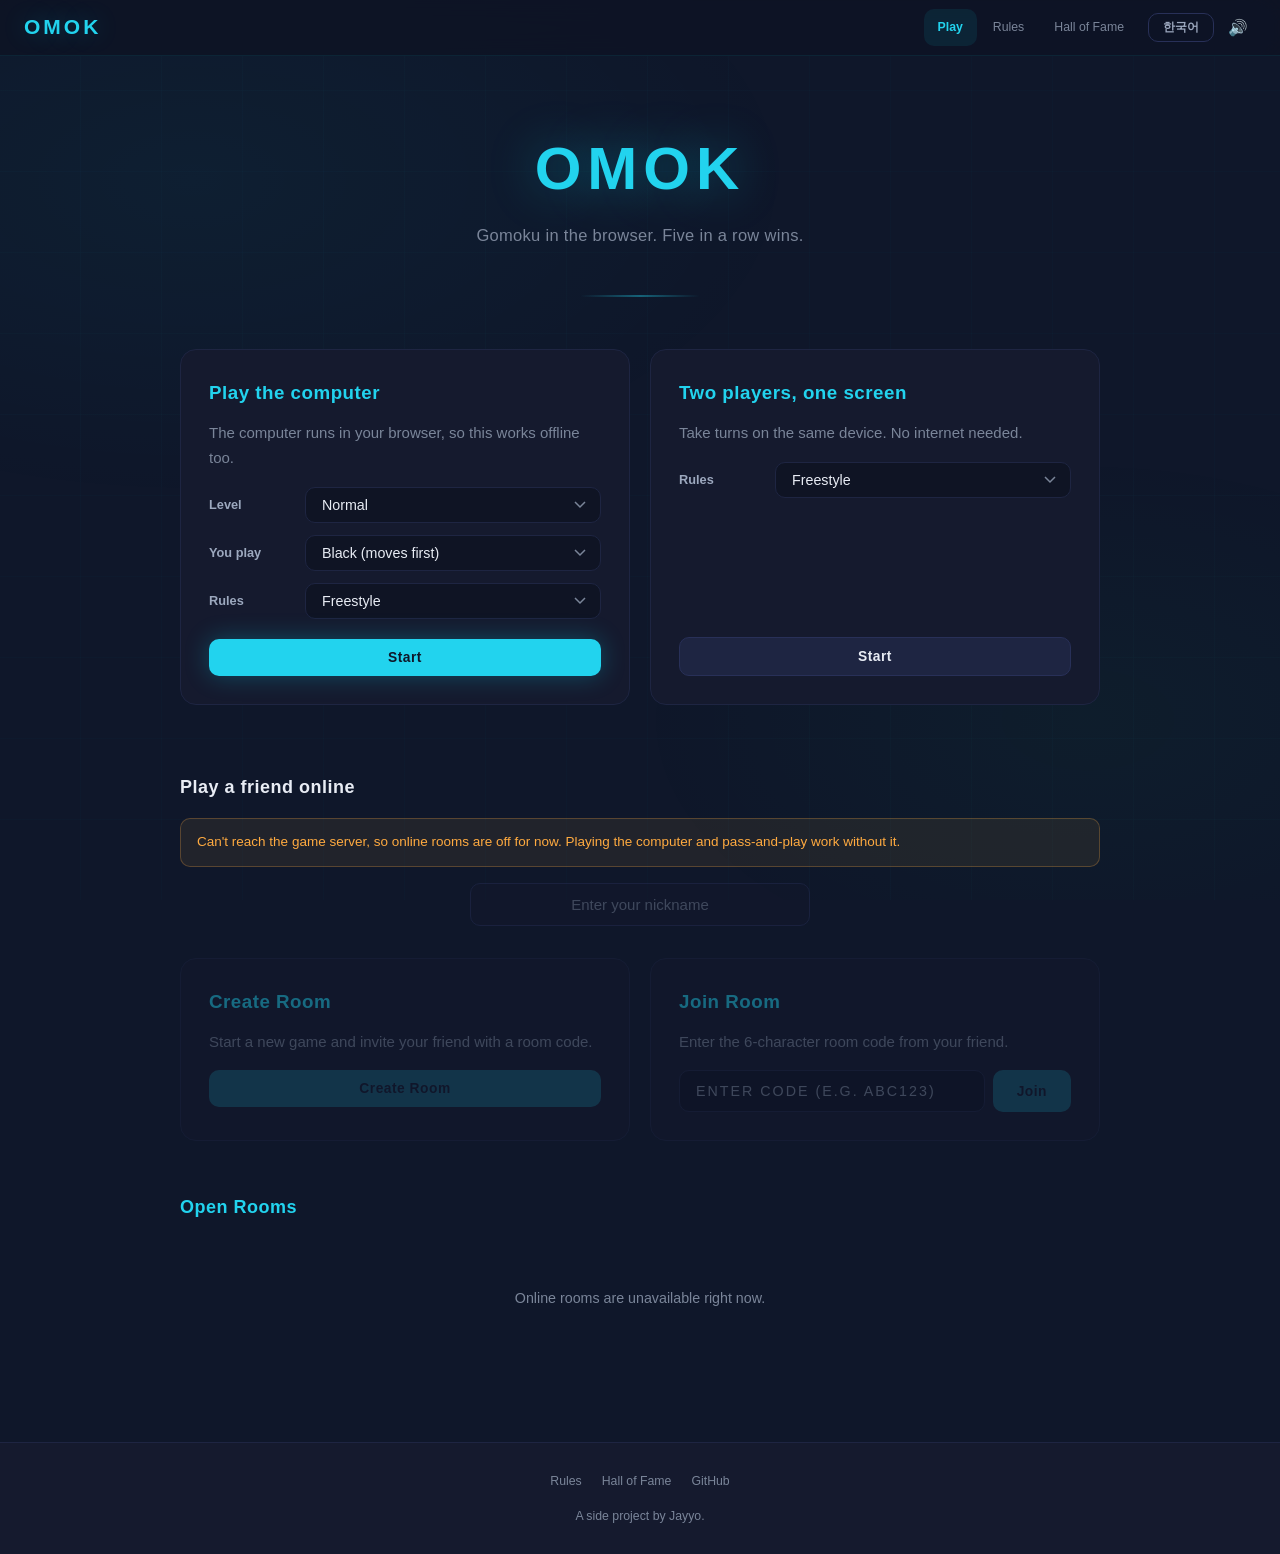
<file: index.html>
<!DOCTYPE html>
<html lang="en">
<head>
  <meta charset="UTF-8">
  <meta http-equiv="Content-Security-Policy" content="default-src 'self'; script-src 'self' https://cdn.jsdelivr.net; style-src 'self' 'unsafe-inline' https://fonts.googleapis.com; font-src https://fonts.gstatic.com; img-src 'self' data:; connect-src 'self' https://*.supabase.co wss://*.supabase.co; worker-src 'self'; object-src 'none'; base-uri 'none'; form-action 'self'">
  <meta name="viewport" content="width=device-width, initial-scale=1.0">
  <title>Omok · Gomoku in the browser</title>
  <meta name="description" content="Gomoku (오목) in the browser with freestyle and Renju rules. Play the computer, pass-and-play on one device, or invite a friend to an online room.">
  <meta property="og:title" content="Omok · Gomoku in the browser">
  <meta property="og:description" content="Gomoku (오목) in the browser: play the computer or a friend, freestyle or Renju rules.">
  <meta property="og:type" content="website">
  <link rel="icon" type="image/svg+xml" href="favicon.svg">
  <meta name="theme-color" content="#0F172A">
  <link rel="stylesheet" href="css/style.css">
</head>
<body>
  <nav>
    <a href="index.html" class="logo">Omok</a>
    <div class="nav-links">
      <a href="index.html" class="active" data-i18n="play">Play</a>
      <a href="rules.html" data-i18n="rules">Rules</a>
      <a href="hall.html" data-i18n="hall_of_fame">Hall of Fame</a>
      <button type="button" class="lang-toggle" id="lang-toggle">한국어</button>
      <button type="button" class="sound-toggle" id="sound-toggle" title="Sound">🔊</button>
    </div>
  </nav>

  <div class="hero">
    <h1 data-i18n="hero_title">Omok</h1>
    <p data-i18n="hero_subtitle">Gomoku in the browser. Five in a row wins.</p>
  </div>

  <div class="container">
    <div class="mode-grid">
      <section class="card mode-card">
        <h2 data-i18n="vs_computer">Play the computer</h2>
        <p class="card-desc" data-i18n="vs_computer_desc">The computer runs in your browser, so this works offline too.</p>
        <div class="form-row">
          <label for="ai-level" data-i18n="level">Level</label>
          <select id="ai-level">
            <option value="easy" data-i18n="level_easy">Easy</option>
            <option value="normal" data-i18n="level_normal" selected>Normal</option>
            <option value="hard" data-i18n="level_hard">Hard</option>
          </select>
        </div>
        <div class="form-row">
          <label for="ai-color" data-i18n="your_color">You play</label>
          <select id="ai-color">
            <option value="black" data-i18n="color_black">Black (moves first)</option>
            <option value="white" data-i18n="color_white">White</option>
            <option value="random" data-i18n="color_random">Random</option>
          </select>
        </div>
        <div class="form-row">
          <label for="ai-rules" data-i18n="rules_type">Rules</label>
          <select id="ai-rules">
            <option value="freestyle" data-i18n="freestyle">Freestyle</option>
            <option value="renju" data-i18n="renju">Renju</option>
          </select>
        </div>
        <button type="button" class="btn btn-primary btn-glow btn-block" id="ai-start" data-i18n="start_game">Start</button>
      </section>

      <section class="card mode-card">
        <h2 data-i18n="pass_and_play">Two players, one screen</h2>
        <p class="card-desc" data-i18n="pass_and_play_desc">Take turns on the same device. No internet needed.</p>
        <div class="form-row">
          <label for="local-rules" data-i18n="rules_type">Rules</label>
          <select id="local-rules">
            <option value="freestyle" data-i18n="freestyle">Freestyle</option>
            <option value="renju" data-i18n="renju">Renju</option>
          </select>
        </div>
        <button type="button" class="btn btn-secondary btn-block" id="local-start" data-i18n="start_game">Start</button>
      </section>
    </div>

    <section id="online-section">
      <h2 class="section-title" data-i18n="online_title">Play a friend online</h2>
      <p class="online-status hidden" id="online-status" role="status"></p>

      <!-- Nickname -->
      <div class="nickname-section">
        <input type="text" id="nickname" data-i18n="nickname_placeholder" placeholder="Enter your nickname" maxlength="20">
      </div>

      <!-- Create / Join -->
      <div class="lobby-grid">
        <div class="card">
          <h2 data-i18n="create_room">Create Room</h2>
          <p class="card-desc" data-i18n="create_room_desc">Start a new game and invite your friend with a room code.</p>
          <button type="button" class="btn btn-primary btn-block" id="create-btn" data-i18n="create_room">Create Room</button>
        </div>

        <div class="card">
          <h2 data-i18n="join_room">Join Room</h2>
          <p class="card-desc" data-i18n="join_room_desc">Enter the 6-character room code from your friend.</p>
          <div class="join-row">
            <input type="text" id="join-code" class="code-input" data-i18n="join_code_placeholder" placeholder="Enter code (e.g. ABC123)" maxlength="6">
            <button type="button" class="btn btn-primary" id="join-btn" data-i18n="join_btn">Join</button>
          </div>
        </div>
      </div>

      <!-- Room List -->
      <div class="room-list">
        <h2 data-i18n="open_rooms">Open Rooms</h2>
        <div id="room-list">
          <p class="empty-msg" data-i18n="loading_rooms">Loading rooms...</p>
        </div>
      </div>
    </section>
  </div>

  <!-- Room Creation Modal (hidden by default) -->
  <div id="create-modal" class="create-modal-overlay hidden">
    <div class="create-modal">
      <h2 data-i18n="create_game">Create Game</h2>
      <div class="form-group">
        <label data-i18n="rules_type">Rules</label>
        <select id="modal-rules">
          <option value="freestyle" data-i18n="freestyle">Freestyle</option>
          <option value="renju" data-i18n="renju">Renju</option>
        </select>
      </div>
      <div class="form-group">
        <label data-i18n="bet_label">Bet (Optional)</label>
        <input type="text" id="modal-bet" data-i18n="bet_placeholder" placeholder="e.g. Loser buys coffee" maxlength="100">
      </div>
      <div class="flex gap-8 mt-16">
        <button type="button" class="btn btn-primary flex-1" id="modal-create-btn" data-i18n="create_game">Create Game</button>
        <button type="button" class="btn btn-secondary flex-1" id="modal-cancel-btn" data-i18n="cancel">Cancel</button>
      </div>
    </div>
  </div>

  <footer>
    <div class="footer-links">
      <a href="rules.html" data-i18n="rules">Rules</a>
      <a href="hall.html" data-i18n="hall_of_fame">Hall of Fame</a>
      <a href="https://github.com/Jayyo/gomoku" rel="noopener">GitHub</a>
    </div>
    <p data-i18n="footer_note">A side project by Jayyo.</p>
  </footer>

  <script src="js/config.js"></script>
  <script src="js/i18n.js"></script>
  <script src="js/lang/en.js"></script>
  <script src="js/lang/ko.js"></script>
  <script src="js/rules.js"></script>
  <script src="js/shared.js"></script>
  <script src="js/sound.js"></script>
  <script src="js/page.js"></script>
  <script src="js/lobby.js"></script>
</body>
</html>
</file>
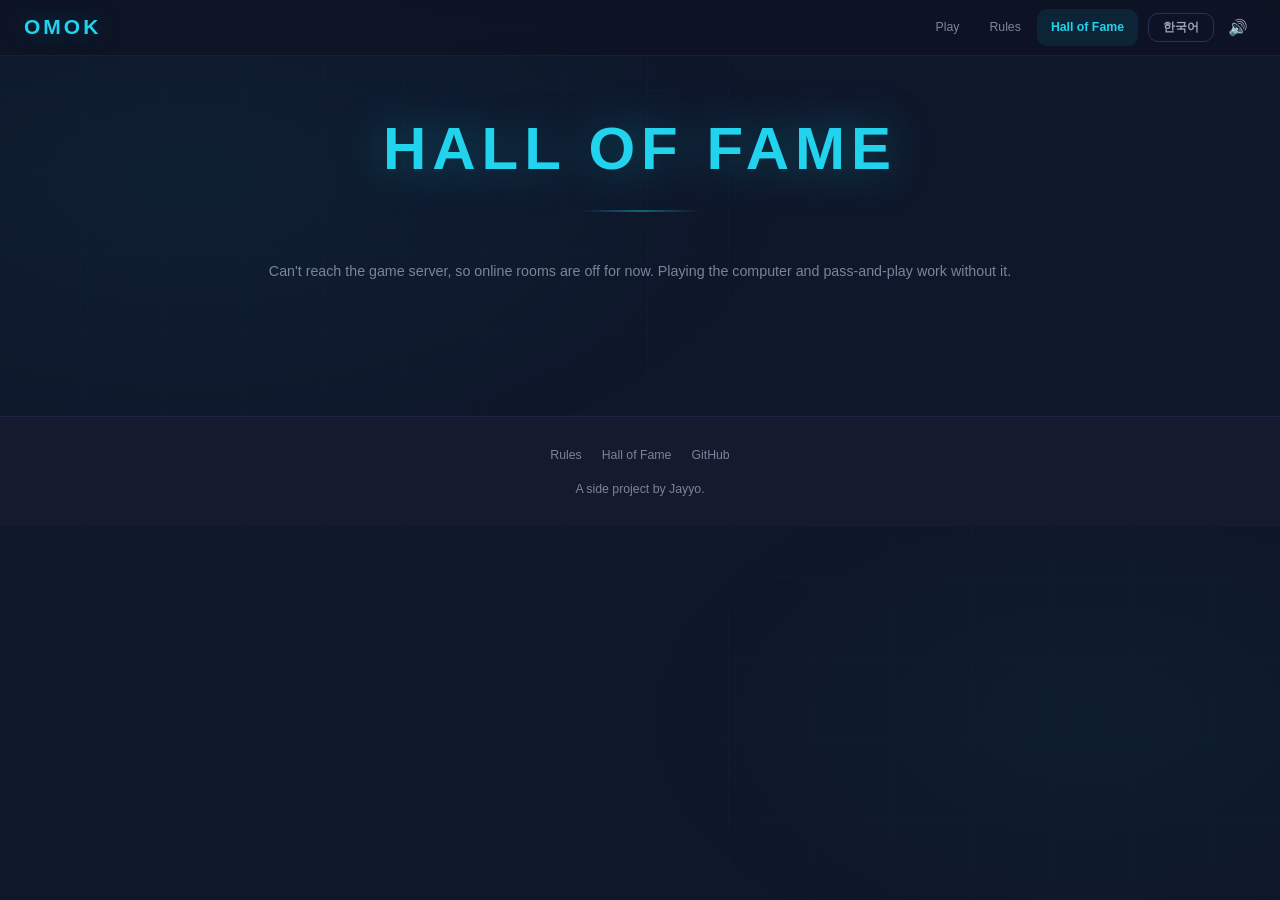
<file: hall.html>
<!DOCTYPE html>
<html lang="en">
<head>
  <meta charset="UTF-8">
  <meta http-equiv="Content-Security-Policy" content="default-src 'self'; script-src 'self' https://cdn.jsdelivr.net; style-src 'self' 'unsafe-inline' https://fonts.googleapis.com; font-src https://fonts.gstatic.com; img-src 'self' data:; connect-src 'self' https://*.supabase.co wss://*.supabase.co; worker-src 'self'; object-src 'none'; base-uri 'none'; form-action 'self'">
  <meta name="viewport" content="width=device-width, initial-scale=1.0">
  <title>Hall of Fame · Omok</title>
  <meta name="description" content="Games that winners chose to keep, with move-by-move replays.">
  <link rel="icon" type="image/svg+xml" href="favicon.svg">
  <meta name="theme-color" content="#0F172A">
  <link rel="stylesheet" href="css/style.css">
</head>
<body>
  <nav>
    <a href="index.html" class="logo">Omok</a>
    <div class="nav-links">
      <a href="index.html" data-i18n="play">Play</a>
      <a href="rules.html" data-i18n="rules">Rules</a>
      <a href="hall.html" class="active" data-i18n="hall_of_fame">Hall of Fame</a>
      <button type="button" class="lang-toggle" id="lang-toggle">한국어</button>
      <button type="button" class="sound-toggle" id="sound-toggle" title="Sound">🔊</button>
    </div>
  </nav>

  <div class="container">
    <div class="hero hero-compact">
      <h1 data-i18n="hall_title">Hall of Fame</h1>
    </div>

    <div id="hall-list">
      <p class="empty-msg" data-i18n="loading">Loading...</p>
    </div>
  </div>

  <footer>
    <div class="footer-links">
      <a href="rules.html" data-i18n="rules">Rules</a>
      <a href="hall.html" data-i18n="hall_of_fame">Hall of Fame</a>
      <a href="https://github.com/Jayyo/gomoku" rel="noopener">GitHub</a>
    </div>
    <p data-i18n="footer_note">A side project by Jayyo.</p>
  </footer>

  <script src="js/config.js"></script>
  <script src="js/i18n.js"></script>
  <script src="js/lang/en.js"></script>
  <script src="js/lang/ko.js"></script>
  <script src="js/rules.js"></script>
  <script src="js/shared.js"></script>
  <script src="js/sound.js"></script>
  <script src="js/page.js"></script>
  <script src="js/hall.js"></script>
</body>
</html>
</file>
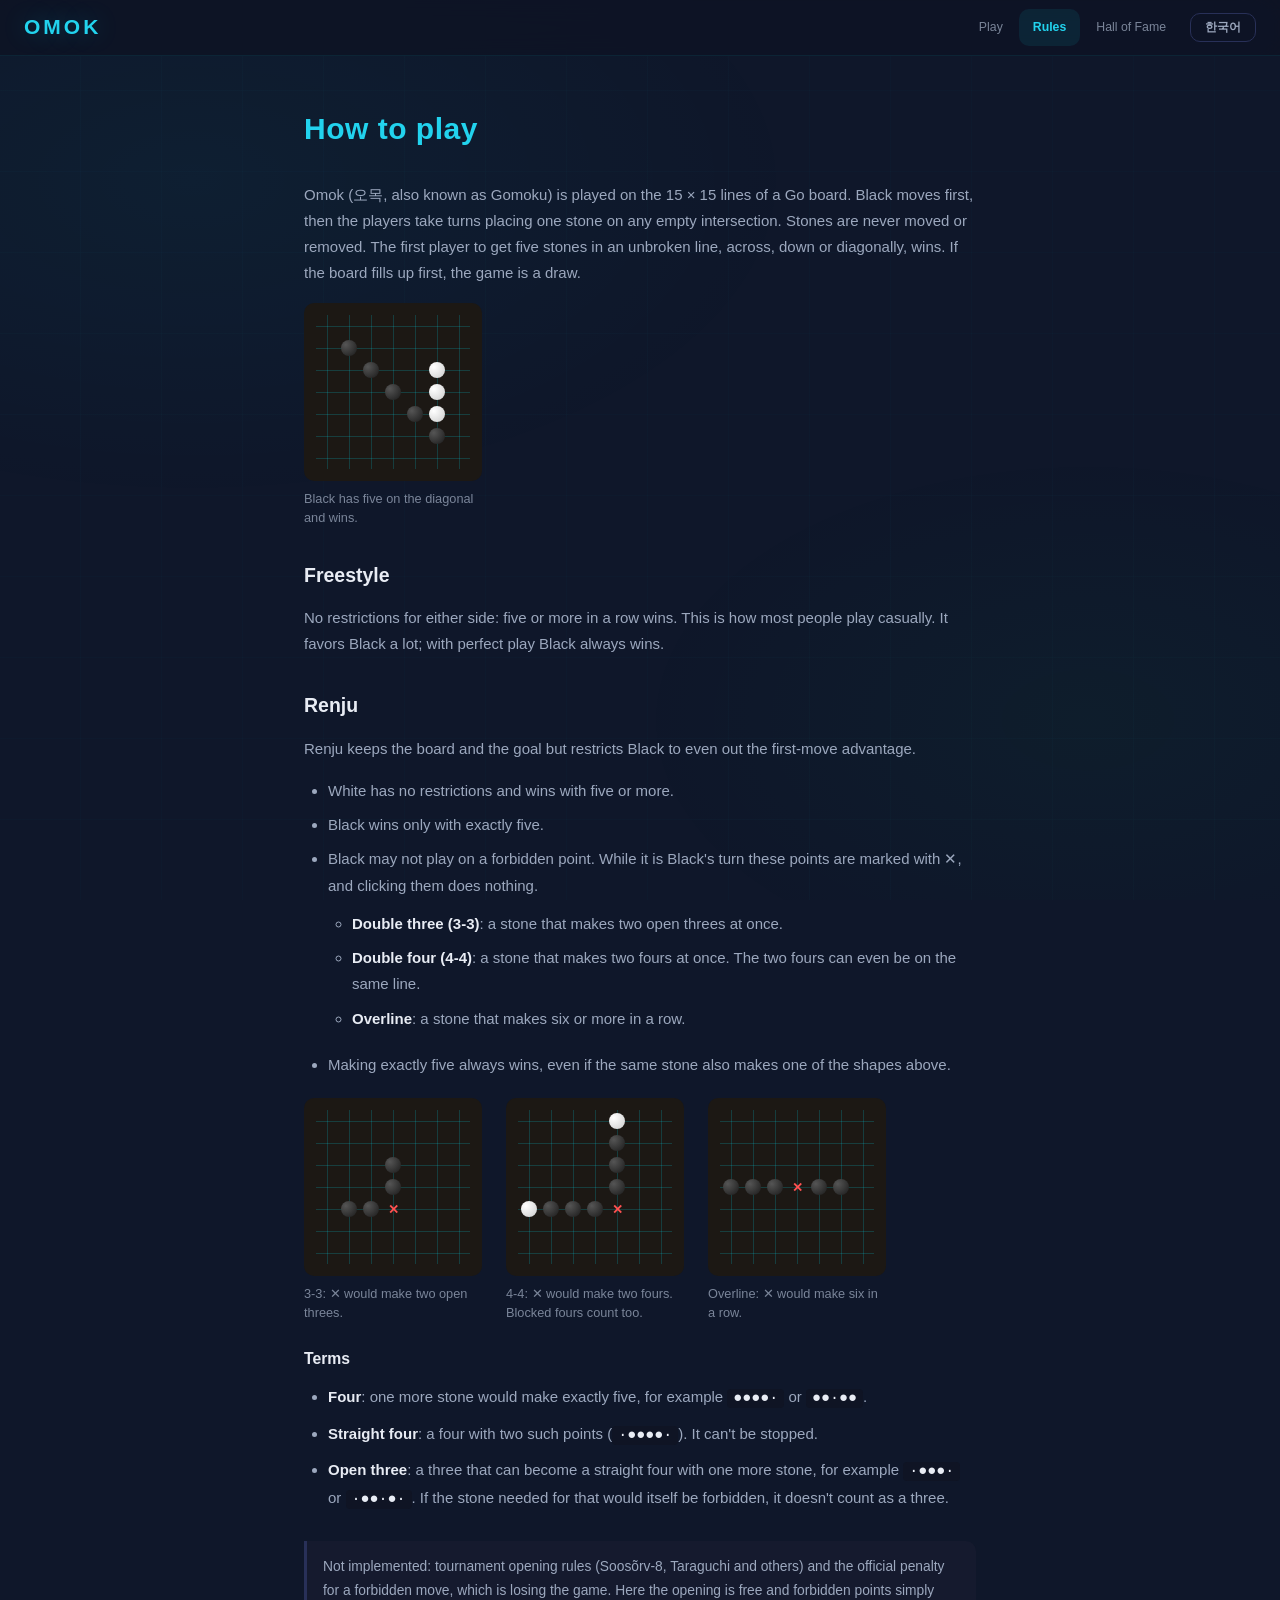
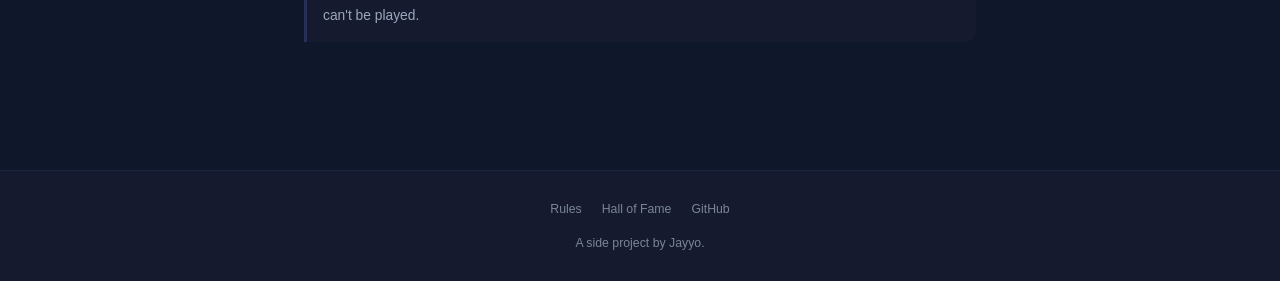
<file: rules.html>
<!DOCTYPE html>
<html lang="en">
<head>
  <meta charset="UTF-8">
  <meta http-equiv="Content-Security-Policy" content="default-src 'self'; script-src 'self' https://cdn.jsdelivr.net; style-src 'self' 'unsafe-inline' https://fonts.googleapis.com; font-src https://fonts.gstatic.com; img-src 'self' data:; connect-src 'self' https://*.supabase.co wss://*.supabase.co; worker-src 'self'; object-src 'none'; base-uri 'none'; form-action 'self'">
  <meta name="viewport" content="width=device-width, initial-scale=1.0">
  <title>Rules · Omok</title>
  <meta name="description" content="Rules of Gomoku (Omok): freestyle and Renju, with the forbidden moves for Black explained.">
  <link rel="icon" type="image/svg+xml" href="favicon.svg">
  <meta name="theme-color" content="#0F172A">
  <link rel="stylesheet" href="css/style.css">
</head>
<body>
  <nav>
    <a href="index.html" class="logo">Omok</a>
    <div class="nav-links">
      <a href="index.html" data-i18n="play">Play</a>
      <a href="rules.html" class="active" data-i18n="rules">Rules</a>
      <a href="hall.html" data-i18n="hall_of_fame">Hall of Fame</a>
      <button type="button" class="lang-toggle" id="lang-toggle">한국어</button>
    </div>
  </nav>

  <main class="content-page">
    <div data-lang="en">
      <h1>How to play</h1>
      <p>Omok (오목, also known as Gomoku) is played on the 15&nbsp;×&nbsp;15 lines of a Go board. Black moves first, then the players take turns placing one stone on any empty intersection. Stones are never moved or removed. The first player to get five stones in an unbroken line, across, down or diagonally, wins. If the board fills up first, the game is a draw.</p>

      <div class="diagrams">
        <figure>
          <div class="mini-board" data-rows="....... .b..... ..b..w. ...b.w. ....bw. .....b. ......."></div>
          <figcaption>Black has five on the diagonal and wins.</figcaption>
        </figure>
      </div>

      <h2>Freestyle</h2>
      <p>No restrictions for either side: five or more in a row wins. This is how most people play casually. It favors Black a lot; with perfect play Black always wins.</p>

      <h2>Renju</h2>
      <p>Renju keeps the board and the goal but restricts Black to even out the first-move advantage.</p>
      <ul>
        <li>White has no restrictions and wins with five or more.</li>
        <li>Black wins only with exactly five.</li>
        <li>Black may not play on a forbidden point. While it is Black's turn these points are marked with ✕, and clicking them does nothing.
          <ul>
            <li><strong>Double three (3-3)</strong>: a stone that makes two open threes at once.</li>
            <li><strong>Double four (4-4)</strong>: a stone that makes two fours at once. The two fours can even be on the same line.</li>
            <li><strong>Overline</strong>: a stone that makes six or more in a row.</li>
          </ul>
        </li>
        <li>Making exactly five always wins, even if the same stone also makes one of the shapes above.</li>
      </ul>

      <div class="diagrams">
        <figure>
          <div class="mini-board" data-rows="....... ....... ...b... ...b... .bbx... ....... ......."></div>
          <figcaption>3-3: ✕ would make two open threes.</figcaption>
        </figure>
        <figure>
          <div class="mini-board" data-rows="....w.. ....b.. ....b.. ....b.. wbbbx.. ....... ......."></div>
          <figcaption>4-4: ✕ would make two fours. Blocked fours count too.</figcaption>
        </figure>
        <figure>
          <div class="mini-board" data-rows="....... ....... ....... bbbxbb. ....... ....... ......."></div>
          <figcaption>Overline: ✕ would make six in a row.</figcaption>
        </figure>
      </div>

      <h3>Terms</h3>
      <ul>
        <li><strong>Four</strong>: one more stone would make exactly five, for example <code>●●●●·</code> or <code>●●·●●</code>.</li>
        <li><strong>Straight four</strong>: a four with two such points (<code>·●●●●·</code>). It can't be stopped.</li>
        <li><strong>Open three</strong>: a three that can become a straight four with one more stone, for example <code>·●●●·</code> or <code>·●●·●·</code>. If the stone needed for that would itself be forbidden, it doesn't count as a three.</li>
      </ul>

      <p class="note">Not implemented: tournament opening rules (Soosõrv-8, Taraguchi and others) and the official penalty for a forbidden move, which is losing the game. Here the opening is free and forbidden points simply can't be played.</p>
    </div>

    <div data-lang="ko">
      <h1>규칙</h1>
      <p>오목은 바둑판의 가로세로 15줄 위에서 둡니다. 흑이 먼저 두고, 이후 번갈아 빈 교차점에 돌을 하나씩 놓습니다. 놓은 돌은 옮기거나 들어낼 수 없습니다. 가로, 세로, 대각선 중 한 방향으로 다섯 개를 먼저 연달아 놓는 쪽이 이깁니다. 판이 다 차면 무승부입니다.</p>

      <div class="diagrams">
        <figure>
          <div class="mini-board" data-rows="....... .b..... ..b..w. ...b.w. ....bw. .....b. ......."></div>
          <figcaption>흑이 대각선으로 다섯 개를 이어 이겼습니다.</figcaption>
        </figure>
      </div>

      <h2>자유룰</h2>
      <p>양쪽 모두 제한이 없고, 다섯 개 이상 이으면 이깁니다. 흔히 두는 방식입니다. 흑이 크게 유리해서, 서로 최선을 다하면 흑이 반드시 이깁니다.</p>

      <h2>렌주룰</h2>
      <p>판과 목표는 같지만, 먼저 두는 쪽의 이점을 줄이기 위해 흑에게만 제한을 둡니다.</p>
      <ul>
        <li>백은 제한이 없고, 다섯 개 이상이면 이깁니다.</li>
        <li>흑은 정확히 다섯 개일 때만 이깁니다.</li>
        <li>흑은 금수 자리에 둘 수 없습니다. 흑 차례에는 금수 자리가 ✕로 표시되고, 눌러도 돌이 놓이지 않습니다.
          <ul>
            <li><strong>삼삼 (3-3)</strong>: 한 수로 열린 삼을 두 개 동시에 만드는 수</li>
            <li><strong>사사 (4-4)</strong>: 한 수로 사를 두 개 동시에 만드는 수. 두 사가 같은 줄에 있어도 해당합니다.</li>
            <li><strong>장목</strong>: 여섯 개 이상 이어지는 수</li>
          </ul>
        </li>
        <li>정확히 다섯 개를 만드는 수는 위 모양이 함께 생기더라도 승리입니다.</li>
      </ul>

      <div class="diagrams">
        <figure>
          <div class="mini-board" data-rows="....... ....... ...b... ...b... .bbx... ....... ......."></div>
          <figcaption>삼삼: ✕에 두면 열린 삼이 두 개 생깁니다.</figcaption>
        </figure>
        <figure>
          <div class="mini-board" data-rows="....w.. ....b.. ....b.. ....b.. wbbbx.. ....... ......."></div>
          <figcaption>사사: ✕에 두면 사가 두 개 생깁니다. 막힌 사도 포함됩니다.</figcaption>
        </figure>
        <figure>
          <div class="mini-board" data-rows="....... ....... ....... bbbxbb. ....... ....... ......."></div>
          <figcaption>장목: ✕에 두면 여섯 개가 이어집니다.</figcaption>
        </figure>
      </div>

      <h3>용어</h3>
      <ul>
        <li><strong>사</strong>: 한 수만 더 두면 정확히 다섯이 되는 모양. 예) <code>●●●●·</code>, <code>●●·●●</code></li>
        <li><strong>열린 사</strong>: 다섯을 만들 자리가 두 곳인 사 (<code>·●●●●·</code>). 막을 수 없습니다.</li>
        <li><strong>열린 삼</strong>: 한 수 더 두면 열린 사가 되는 삼. 예) <code>·●●●·</code>, <code>·●●·●·</code>. 열린 사를 만드는 그 수가 금수라면 열린 삼으로 치지 않습니다.</li>
      </ul>

      <p class="note">구현하지 않은 것: 대회용 오프닝 규칙(소스르프-8, 타라구치 등)과, 금수를 두면 지는 공식 처리. 여기서는 첫 수를 자유롭게 두고, 금수 자리는 아예 둘 수 없습니다.</p>
    </div>
  </main>

  <footer>
    <div class="footer-links">
      <a href="rules.html" data-i18n="rules">Rules</a>
      <a href="hall.html" data-i18n="hall_of_fame">Hall of Fame</a>
      <a href="https://github.com/Jayyo/gomoku" rel="noopener">GitHub</a>
    </div>
    <p data-i18n="footer_note">A side project by Jayyo.</p>
  </footer>

  <script src="js/i18n.js"></script>
  <script src="js/lang/en.js"></script>
  <script src="js/lang/ko.js"></script>
  <script src="js/page.js"></script>
  <script src="js/rules-page.js"></script>
</body>
</html>
</file>
<file: css/style.css>
/* ========================================
   Omok - styles
   ======================================== */

/* Google Fonts - Outfit for headings, Inter for body */
@import url('https://fonts.googleapis.com/css2?family=Outfit:wght@400;500;600;700;800&family=Inter:wght@400;500;600;700&family=Noto+Sans+KR:wght@400;500;600;700&display=swap');

/* Reset & Base */
* { margin: 0; padding: 0; box-sizing: border-box; }

:root {
  --bg: #0F172A;
  --bg2: #0f1424;
  --surface: #151a2e;
  --surface2: #1e2542;
  --surface3: #283058;
  --accent: #22D3EE;
  --accent2: #00b8d4;
  --accent-dim: rgba(0, 229, 255, 0.08);
  --accent-mid: rgba(0, 229, 255, 0.15);
  --win: #00e676;
  --win-dim: rgba(0, 230, 118, 0.12);
  --lose: #ff5252;
  --lose-dim: rgba(255, 82, 82, 0.1);
  --warn: #ffab40;
  --text: #e8ecf4;
  --text-dim: #7a8599;
  --text-mid: #9ca8be;
  --board-bg: #1c1814;
  --board-line: rgba(0, 229, 255, 0.18);
  --board-line-bright: rgba(0, 229, 255, 0.35);
  --black-stone: #1a1a1a;
  --white-stone: #f0f0f0;
  --radius: 16px;
  --radius-sm: 10px;
  --font-heading: 'Outfit', 'Noto Sans KR', sans-serif;
  --font-body: 'Inter', 'Noto Sans KR', -apple-system, sans-serif;
  --glow: 0 0 24px rgba(0, 229, 255, 0.25);
  --glow-strong: 0 0 48px rgba(0, 229, 255, 0.35);
  --border-glow: 1px solid rgba(0, 229, 255, 0.12);
  --card-shadow: 0 4px 24px rgba(0, 0, 0, 0.4);
  --transition: 0.25s cubic-bezier(0.4, 0, 0.2, 1);
}

html { scroll-behavior: smooth; }

body {
  font-family: var(--font-body);
  background: var(--bg);
  color: var(--text);
  min-height: 100vh;
  line-height: 1.65;
  font-size: 15px;
  -webkit-font-smoothing: antialiased;
}

/* Subtle background pattern */
body::before {
  content: '';
  position: fixed;
  inset: 0;
  pointer-events: none;
  z-index: -1;
  background:
    radial-gradient(ellipse 80% 60% at 15% 20%, rgba(0, 229, 255, 0.04) 0%, transparent 60%),
    radial-gradient(ellipse 60% 50% at 85% 80%, rgba(0, 230, 118, 0.03) 0%, transparent 60%),
    repeating-linear-gradient(0deg, transparent, transparent 80px, rgba(0, 229, 255, 0.015) 80px, rgba(0, 229, 255, 0.015) 81px),
    repeating-linear-gradient(90deg, transparent, transparent 80px, rgba(0, 229, 255, 0.015) 80px, rgba(0, 229, 255, 0.015) 81px);
}

a { color: var(--accent); text-decoration: none; transition: color var(--transition); }
a:hover { color: #67f0ff; }

/* Layout */
.container {
  max-width: 960px;
  margin: 0 auto;
  padding: 20px;
}

/* ========================================
   Navigation
   ======================================== */
nav {
  background: rgba(15, 20, 36, 0.92);
  backdrop-filter: blur(20px) saturate(1.8);
  -webkit-backdrop-filter: blur(20px) saturate(1.8);
  border-bottom: 1px solid rgba(0, 229, 255, 0.08);
  padding: 0 24px;
  height: 56px;
  display: flex;
  align-items: center;
  justify-content: space-between;
  position: sticky;
  top: 0;
  z-index: 50;
}

nav .logo {
  font-family: var(--font-heading);
  font-size: 1.4em;
  font-weight: 800;
  color: var(--accent);
  letter-spacing: 3px;
  text-shadow: var(--glow);
  text-transform: uppercase;
}

nav .logo:hover { color: #67f0ff; text-shadow: var(--glow-strong); }

nav .nav-links {
  display: flex;
  gap: 2px;
  align-items: center;
}

nav .nav-links a {
  color: var(--text-dim);
  font-size: 0.82em;
  font-weight: 500;
  padding: 8px 14px;
  border-radius: var(--radius-sm);
  transition: all var(--transition);
  white-space: nowrap;
}

nav .nav-links a:hover {
  color: var(--text);
  background: rgba(255, 255, 255, 0.04);
}

nav .nav-links a.active {
  color: var(--accent);
  background: var(--accent-dim);
  font-weight: 600;
}

/* Lang toggle */
.lang-toggle {
  background: transparent;
  color: var(--text-mid);
  border: 1px solid var(--surface3);
  padding: 6px 14px;
  border-radius: var(--radius-sm);
  cursor: pointer;
  font-size: 0.78em;
  font-weight: 600;
  font-family: var(--font-body);
  transition: all var(--transition);
  margin-left: 8px;
  white-space: nowrap;
}

.lang-toggle:hover {
  border-color: var(--accent);
  color: var(--accent);
  background: var(--accent-dim);
}

/* Sound toggle */
.sound-toggle {
  background: none;
  border: none;
  color: var(--text-dim);
  cursor: pointer;
  font-size: 1.05em;
  padding: 6px 8px;
  transition: color var(--transition);
  margin-left: 4px;
}

.sound-toggle:hover { color: var(--accent); }

/* ========================================
   Hero Section
   ======================================== */
.hero {
  text-align: center;
  padding: 80px 24px 48px;
  position: relative;
}

.hero::after {
  content: '';
  position: absolute;
  bottom: 0;
  left: 50%;
  transform: translateX(-50%);
  width: 120px;
  height: 2px;
  background: linear-gradient(90deg, transparent, var(--accent), transparent);
  opacity: 0.4;
}

.hero h1 {
  font-family: var(--font-heading);
  font-size: clamp(2.8em, 6vw, 4em);
  font-weight: 800;
  letter-spacing: 6px;
  color: var(--accent);
  text-shadow: var(--glow-strong);
  text-transform: uppercase;
  line-height: 1.1;
}

.hero-compact { padding: 40px 20px 30px; }

.hero p {
  color: var(--text-dim);
  font-size: 1.1em;
  max-width: 420px;
  margin: 20px auto 0;
  font-weight: 400;
  letter-spacing: 0.3px;
}

/* ========================================
   Cards
   ======================================== */
.card {
  background: var(--surface);
  border-radius: var(--radius);
  padding: 28px;
  margin-bottom: 20px;
  border: 1px solid var(--surface2);
  transition: all var(--transition);
  position: relative;
  overflow: hidden;
}

.card::before {
  content: '';
  position: absolute;
  inset: 0;
  border-radius: var(--radius);
  padding: 1px;
  background: linear-gradient(135deg, rgba(0, 229, 255, 0.1), transparent 50%);
  -webkit-mask: linear-gradient(#fff 0 0) content-box, linear-gradient(#fff 0 0);
  -webkit-mask-composite: xor;
  mask-composite: exclude;
  pointer-events: none;
  opacity: 0;
  transition: opacity var(--transition);
}

.card:hover::before { opacity: 1; }

.card:hover {
  border-color: rgba(0, 229, 255, 0.15);
  box-shadow: 0 8px 32px rgba(0, 0, 0, 0.3);
  transform: translateY(-2px);
}

.card h2 {
  font-family: var(--font-heading);
  margin-bottom: 12px;
  color: var(--accent);
  font-weight: 700;
  font-size: 1.25em;
  letter-spacing: 0.5px;
}

/* ========================================
   Forms
   ======================================== */
input[type="text"], input[type="number"], textarea, select {
  background: var(--bg2);
  border: 1px solid var(--surface2);
  color: var(--text);
  padding: 12px 16px;
  border-radius: var(--radius-sm);
  font-size: 0.95em;
  font-family: var(--font-body);
  width: 100%;
  outline: none;
  transition: all var(--transition);
}

input:focus, textarea:focus, select:focus {
  border-color: var(--accent2);
  box-shadow: 0 0 0 3px var(--accent-dim), 0 0 16px rgba(0, 229, 255, 0.08);
}

input::placeholder { color: var(--text-dim); font-weight: 400; }

select {
  cursor: pointer;
  appearance: none;
  background-image: url("data:image/svg+xml,%3Csvg xmlns='http://www.w3.org/2000/svg' width='12' height='8'%3E%3Cpath d='M1 1l5 5 5-5' stroke='%237a8599' fill='none' stroke-width='1.5'/%3E%3C/svg%3E");
  background-repeat: no-repeat;
  background-position: right 14px center;
  padding-right: 40px;
}

/* Checkbox styled */
.checkbox-group {
  display: flex;
  align-items: center;
  gap: 10px;
  padding: 12px;
  background: var(--lose-dim);
  border: 1px solid rgba(255, 82, 82, 0.2);
  border-radius: var(--radius-sm);
  cursor: pointer;
}

.checkbox-group input[type="checkbox"] {
  width: 18px;
  height: 18px;
  accent-color: var(--accent);
}

/* ========================================
   Buttons
   ======================================== */
.btn {
  display: inline-flex;
  align-items: center;
  justify-content: center;
  padding: 11px 24px;
  border: none;
  border-radius: var(--radius-sm);
  font-size: 0.92em;
  font-weight: 600;
  font-family: var(--font-heading);
  letter-spacing: 0.5px;
  cursor: pointer;
  transition: all var(--transition);
  text-align: center;
  white-space: nowrap;
  min-width: fit-content;
  gap: 6px;
}

.btn-primary {
  background: var(--accent);
  color: var(--bg);
  font-weight: 700;
}

.btn-primary:hover {
  background: #33ebff;
  transform: translateY(-2px);
  box-shadow: 0 6px 24px rgba(0, 229, 255, 0.35);
}

.btn-primary:active {
  transform: translateY(0);
  box-shadow: 0 2px 8px rgba(0, 229, 255, 0.2);
}

.btn-secondary {
  background: var(--surface2);
  color: var(--text);
  border: 1px solid var(--surface3);
}

.btn-secondary:hover {
  background: var(--surface3);
  border-color: rgba(0, 229, 255, 0.2);
  transform: translateY(-1px);
}

.btn-danger {
  background: var(--lose);
  color: white;
}

.btn-danger:hover {
  background: #ff6b6b;
  transform: translateY(-1px);
}

.btn-glow {
  box-shadow: 0 0 24px rgba(0, 229, 255, 0.25);
  animation: btn-glow-pulse 2.5s ease-in-out infinite;
}

@keyframes btn-glow-pulse {
  0%, 100% { box-shadow: 0 0 20px rgba(0, 229, 255, 0.2); }
  50% { box-shadow: 0 0 36px rgba(0, 229, 255, 0.4); }
}

.btn-small {
  padding: 7px 14px;
  font-size: 0.82em;
}

.btn:disabled {
  opacity: 0.35;
  cursor: not-allowed;
  transform: none !important;
  box-shadow: none !important;
}

/* ========================================
   Lobby
   ======================================== */
.lobby-grid {
  display: grid;
  grid-template-columns: 1fr 1fr;
  gap: 20px;
  margin-top: 32px;
}

.nickname-section {
  text-align: center;
  margin-bottom: 8px;
}

.nickname-section input {
  max-width: 340px;
  display: inline-block;
  text-align: center;
  font-size: 1em;
  background: var(--surface);
  border-color: var(--surface3);
}

.room-code {
  font-family: var(--font-heading);
  font-size: 2.4em;
  font-weight: 800;
  letter-spacing: 8px;
  color: var(--accent);
  text-align: center;
  padding: 20px;
  background: var(--bg2);
  border-radius: var(--radius-sm);
  margin: 16px 0;
  text-shadow: var(--glow);
  border: 1px solid rgba(0, 229, 255, 0.15);
}

.copy-btn {
  background: none;
  border: 1px solid var(--accent);
  color: var(--accent);
  padding: 6px 14px;
  border-radius: 6px;
  cursor: pointer;
  font-size: 0.85em;
  transition: all var(--transition);
}

.copy-btn:hover { background: var(--accent); color: var(--bg); }

/* Offline modes (computer / pass-and-play) */
.mode-grid {
  display: grid;
  grid-template-columns: 1fr 1fr;
  gap: 20px;
  margin-top: 32px;
}

.mode-card {
  display: flex;
  flex-direction: column;
}

.mode-card .btn-block { margin-top: auto; }

.card-desc {
  color: var(--text-dim);
  margin-bottom: 16px;
}

.form-row {
  display: flex;
  align-items: center;
  gap: 12px;
  margin-bottom: 12px;
}

.form-row label {
  flex: 0 0 84px;
  font-size: 0.85em;
  color: var(--text-mid);
  font-weight: 600;
}

.form-row select { padding-top: 9px; padding-bottom: 9px; }

.mode-card .form-row:last-of-type { margin-bottom: 20px; }

.btn-block { width: 100%; }

.section-title {
  font-family: var(--font-heading);
  color: var(--text);
  font-weight: 700;
  font-size: 1.2em;
  margin: 48px 0 16px;
  letter-spacing: 0.5px;
}

.code-input {
  text-transform: uppercase;
  letter-spacing: 2px;
  font-family: var(--font-heading);
}

.online-status {
  padding: 12px 16px;
  border-radius: var(--radius-sm);
  font-size: 0.9em;
  margin-bottom: 16px;
}

.online-status.checking {
  color: var(--text-dim);
  background: var(--surface);
}

.online-status.offline {
  color: var(--warn);
  background: rgba(255, 171, 64, 0.08);
  border: 1px solid rgba(255, 171, 64, 0.25);
}

#online-section.is-offline .lobby-grid,
#online-section.is-offline .nickname-section {
  opacity: 0.45;
}

.flex-1 { flex: 1; }

.bet-agree-title {
  color: var(--accent);
  font-family: var(--font-heading);
  margin-bottom: 16px;
}

.notice-text {
  color: var(--text-mid);
  margin-top: 12px;
}

.waiting-box .copy-btn { margin: 4px; }

.waiting-box .modal-actions {
  display: flex;
  gap: 12px;
  justify-content: center;
  flex-wrap: wrap;
}

.rematch-offer {
  position: fixed;
  bottom: 80px;
  left: 50%;
  transform: translateX(-50%);
  z-index: 250;
  text-align: center;
  border-color: var(--accent);
  box-shadow: var(--glow);
}

.rematch-offer p {
  margin-bottom: 12px;
  font-weight: 600;
}

.modal-taunts {
  border-top: none;
  padding-top: 12px;
}

.cell .stone.pending { opacity: 0.45; }

.local-controls {
  display: flex;
  gap: 8px;
  margin-top: 8px;
}

.local-controls .btn { flex: 1; }

/* Join section layout fix */
.join-row {
  display: flex;
  gap: 8px;
  align-items: stretch;
}

.join-row input {
  flex: 1;
  min-width: 0;
}

.join-row .btn {
  flex-shrink: 0;
  min-width: 72px;
}

/* ========================================
   Room List
   ======================================== */
.room-list {
  margin-top: 32px;
}

.room-list h2 {
  font-family: var(--font-heading);
  color: var(--accent);
  font-weight: 700;
  font-size: 1.2em;
  letter-spacing: 0.5px;
  margin-bottom: 16px;
}

.room-item {
  display: flex;
  justify-content: space-between;
  align-items: center;
  padding: 14px 18px;
  background: var(--surface);
  border-radius: var(--radius-sm);
  margin-bottom: 8px;
  border: 1px solid var(--surface2);
  transition: all var(--transition);
}

.room-item:hover {
  border-color: rgba(0, 229, 255, 0.2);
  background: rgba(21, 26, 46, 0.8);
}

.room-item .room-info {
  display: flex;
  align-items: center;
  gap: 12px;
}

.room-item .room-code-tag {
  font-family: var(--font-heading);
  background: var(--accent-dim);
  color: var(--accent);
  padding: 3px 10px;
  border-radius: 6px;
  font-size: 0.82em;
  font-weight: 700;
  letter-spacing: 1.5px;
}

.room-item .room-rules-tag {
  font-size: 0.72em;
  padding: 2px 8px;
  border-radius: 4px;
  background: var(--win-dim);
  color: var(--win);
  font-weight: 600;
}

.status-dot {
  width: 8px;
  height: 8px;
  border-radius: 50%;
  display: inline-block;
  animation: status-pulse 2s infinite;
}

.status-dot.waiting { background: var(--win); box-shadow: 0 0 8px rgba(0, 230, 118, 0.4); }
.status-dot.playing { background: var(--warn); }

@keyframes status-pulse {
  0%, 100% { opacity: 1; }
  50% { opacity: 0.4; }
}

/* ========================================
   Room Creation Modal
   ======================================== */
.create-modal-overlay {
  position: fixed;
  inset: 0;
  background: rgba(0, 0, 0, 0.75);
  backdrop-filter: blur(8px);
  display: flex;
  align-items: center;
  justify-content: center;
  z-index: 150;
}

.create-modal {
  background: var(--surface);
  border-radius: var(--radius);
  padding: 36px;
  max-width: 420px;
  width: 90%;
  border: 1px solid var(--surface3);
  box-shadow: 0 16px 64px rgba(0, 0, 0, 0.6), 0 0 1px rgba(0, 229, 255, 0.1);
}

.create-modal h2 {
  font-family: var(--font-heading);
  color: var(--accent);
  margin-bottom: 24px;
  text-align: center;
  font-weight: 700;
  font-size: 1.3em;
}

.form-group {
  margin-bottom: 18px;
}

.form-group label {
  display: block;
  font-size: 0.85em;
  color: var(--text-mid);
  margin-bottom: 8px;
  font-weight: 600;
  letter-spacing: 0.3px;
}

/* Bet agreement modal */
.bet-agree-overlay {
  position: fixed;
  inset: 0;
  background: rgba(0, 0, 0, 0.88);
  display: flex;
  align-items: center;
  justify-content: center;
  z-index: 180;
}

.bet-agree-box {
  background: var(--surface);
  border: 2px solid var(--lose);
  border-radius: var(--radius);
  padding: 36px;
  max-width: 400px;
  text-align: center;
  box-shadow: 0 0 48px rgba(255, 82, 82, 0.15);
}

.bet-display {
  background: var(--bg2);
  border: 1px solid var(--surface2);
  border-radius: var(--radius-sm);
  padding: 14px;
  margin: 14px 0;
  font-size: 0.95em;
  color: var(--accent);
  font-weight: 500;
}

/* ========================================
   Game Board
   ======================================== */
.game-container {
  display: flex;
  gap: 24px;
  align-items: flex-start;
  justify-content: center;
  flex-wrap: wrap;
  padding: 20px;
  min-height: calc(100vh - 56px);
}

.board-wrapper {
  position: relative;
}

#board, .replay-board {
  display: grid;
  grid-template-columns: repeat(15, 1fr);
  gap: 0;
  background: var(--board-bg);
  border-radius: var(--radius-sm);
  padding: 16px;
  box-shadow:
    0 12px 40px rgba(0, 0, 0, 0.7),
    inset 0 0 80px rgba(0, 0, 0, 0.3),
    0 0 2px rgba(0, 229, 255, 0.08);
  width: min(85vw, 540px);
  height: min(85vw, 540px);
}

.replay-board {
  width: min(70vw, 400px);
  height: min(70vw, 400px);
}

.cell {
  position: relative;
  width: 100%;
  aspect-ratio: 1;
  cursor: pointer;
  display: flex;
  align-items: center;
  justify-content: center;
}

/* Board grid lines */
.cell::before {
  content: '';
  position: absolute;
  width: 100%;
  height: 1px;
  top: 50%;
  left: 0;
  background: var(--board-line);
}

.cell::after {
  content: '';
  position: absolute;
  width: 1px;
  height: 100%;
  left: 50%;
  top: 0;
  background: var(--board-line);
}

/* Edge cells - half lines */
.cell[data-x="0"]::before { width: 50%; left: 50%; }
.cell[data-x="14"]::before { width: 50%; left: 0; }
.cell[data-y="0"]::after { height: 50%; top: 50%; }
.cell[data-y="14"]::after { height: 50%; top: 0; }

/* Star points */
.cell.star-point .dot {
  position: absolute;
  width: 6px;
  height: 6px;
  background: var(--board-line-bright);
  border-radius: 50%;
  z-index: 1;
  box-shadow: 0 0 6px rgba(0, 229, 255, 0.25);
}

/* Stones - 3D */
.cell .stone {
  width: 82%;
  height: 82%;
  border-radius: 50%;
  z-index: 2;
  position: relative;
  transition: box-shadow 0.2s;
}

.cell .stone.black {
  background: radial-gradient(circle at 32% 32%, #555, #333 35%, var(--black-stone) 65%);
  box-shadow:
    2px 3px 8px rgba(0, 0, 0, 0.8),
    inset 0 -2px 5px rgba(0, 0, 0, 0.5),
    inset 0 2px 5px rgba(255, 255, 255, 0.08);
}

.cell .stone.white {
  background: radial-gradient(circle at 32% 32%, #fff, #eee 35%, #c8c8c8 65%);
  box-shadow:
    2px 3px 8px rgba(0, 0, 0, 0.5),
    inset 0 -2px 5px rgba(0, 0, 0, 0.08),
    inset 0 2px 5px rgba(255, 255, 255, 0.9);
}

.cell .stone.last-move {
  box-shadow:
    0 0 0 2.5px var(--accent),
    0 0 16px rgba(0, 229, 255, 0.5),
    2px 3px 8px rgba(0, 0, 0, 0.5);
}

.cell .stone.winning-stone {
  animation: winning-glow 1s ease-in-out infinite alternate;
}

@keyframes winning-glow {
  from { box-shadow: 0 0 10px var(--accent), 0 0 0 2.5px var(--accent); }
  to { box-shadow: 0 0 24px var(--accent), 0 0 0 2.5px var(--accent), 0 0 40px rgba(0, 229, 255, 0.3); }
}

/* Stone drop animation - enhanced with Mizuguchi-style impact */
@keyframes stone-drop {
  0% { transform: scale(0) translateY(-10px); opacity: 0; }
  50% { transform: scale(1.2) translateY(0); opacity: 1; }
  70% { transform: scale(0.9); }
  100% { transform: scale(1); }
}

/* Keyboard cursor, only while the board has keyboard focus */
#board:focus { outline: none; }
#board:focus-visible { box-shadow: 0 12px 40px rgba(0, 0, 0, 0.7), 0 0 0 2px var(--accent-mid); }
#board:focus-visible .cell.cursor {
  box-shadow: inset 0 0 0 2px var(--accent);
  border-radius: 50%;
}

/* Hover preview */
.cell:hover .hover-preview {
  width: 82%;
  height: 82%;
  border-radius: 50%;
  z-index: 2;
  opacity: 0.3;
}

.hover-preview.black { background: var(--black-stone); }
.hover-preview.white { background: var(--white-stone); }

/* Forbidden move marker (Renju) */
.forbidden-marker {
  position: absolute;
  width: 60%;
  height: 60%;
  display: flex;
  align-items: center;
  justify-content: center;
  color: var(--lose);
  font-weight: bold;
  font-size: 0.9em;
  opacity: 0.55;
  z-index: 3;
  pointer-events: none;
}

/* ========================================
   Game Info Panel
   ======================================== */
.game-info {
  background: var(--surface);
  border-radius: var(--radius);
  padding: 24px;
  min-width: 260px;
  border: 1px solid var(--surface2);
}

.game-info h3 {
  font-family: var(--font-heading);
  margin-bottom: 16px;
  color: var(--accent);
  font-weight: 700;
  font-size: 1.1em;
  letter-spacing: 0.5px;
}

.player-info {
  display: flex;
  align-items: center;
  gap: 10px;
  padding: 10px 14px;
  border-radius: var(--radius-sm);
  margin-bottom: 8px;
  background: var(--bg2);
  border: 2px solid transparent;
  transition: all 0.3s;
}

.player-info.active {
  border-color: var(--accent);
  background: var(--accent-dim);
  box-shadow: 0 0 16px rgba(0, 229, 255, 0.08);
}

.player-stone {
  width: 22px;
  height: 22px;
  border-radius: 50%;
  flex-shrink: 0;
}

.player-stone.black {
  background: radial-gradient(circle at 30% 30%, #555, var(--black-stone));
  box-shadow: 1px 1px 4px rgba(0, 0, 0, 0.6);
}

.player-stone.white {
  background: radial-gradient(circle at 30% 30%, #fff, #c8c8c8);
  box-shadow: 1px 1px 4px rgba(0, 0, 0, 0.25);
}

.turn-indicator {
  text-align: center;
  padding: 12px;
  margin: 16px 0;
  border-radius: var(--radius-sm);
  font-weight: 700;
  font-size: 0.95em;
  font-family: var(--font-heading);
  letter-spacing: 0.5px;
  transition: all 0.3s;
}

.turn-indicator.my-turn {
  background: var(--win-dim);
  color: var(--win);
  border: 1px solid rgba(0, 230, 118, 0.25);
}

.turn-indicator.opponent-turn {
  background: rgba(255, 171, 64, 0.1);
  color: var(--warn);
  border: 1px solid rgba(255, 171, 64, 0.2);
}

.turn-indicator.black-turn {
  background: rgba(255, 255, 255, 0.04);
  color: var(--text);
  border: 1px solid var(--surface2);
}

.turn-indicator.white-turn {
  background: rgba(255, 255, 255, 0.06);
  color: var(--text);
  border: 1px solid var(--surface2);
}

/* Bet display in game */
.game-bet-display {
  background: var(--lose-dim);
  border: 1px solid rgba(255, 82, 82, 0.2);
  border-radius: var(--radius-sm);
  padding: 12px;
  margin: 12px 0;
  text-align: center;
  font-size: 0.88em;
}

.game-bet-display .bet-label {
  color: var(--lose);
  font-weight: 700;
  font-size: 0.75em;
  text-transform: uppercase;
  letter-spacing: 1.5px;
  font-family: var(--font-heading);
}

.game-bet-display .bet-content {
  color: var(--text);
  margin-top: 4px;
}

/* Rules badge */
.rules-badge {
  display: inline-block;
  padding: 4px 12px;
  border-radius: 6px;
  font-size: 0.78em;
  font-weight: 700;
  font-family: var(--font-heading);
  letter-spacing: 0.5px;
  margin: 8px 0;
}

.rules-badge.freestyle {
  background: var(--accent-dim);
  color: var(--accent);
}

.rules-badge.renju {
  background: rgba(168, 85, 247, 0.12);
  color: #c084fc;
}

/* ========================================
   Taunt Panel
   ======================================== */
.taunt-panel {
  margin-top: 16px;
  padding-top: 16px;
  border-top: 1px solid var(--surface2);
}

.taunt-panel h4 {
  font-family: var(--font-heading);
  color: var(--accent);
  font-size: 0.92em;
  margin-bottom: 8px;
  font-weight: 700;
}

.taunt-grid {
  display: grid;
  grid-template-columns: 1fr 1fr;
  gap: 6px;
  margin-bottom: 8px;
}

.taunt-btn {
  background: var(--bg2);
  border: 1px solid var(--surface2);
  color: var(--text-dim);
  padding: 6px 8px;
  border-radius: 6px;
  font-size: 0.7em;
  cursor: pointer;
  transition: all var(--transition);
  font-family: var(--font-heading);
  font-weight: 600;
  letter-spacing: 0.5px;
}

.taunt-btn:hover {
  border-color: var(--accent);
  color: var(--accent);
  background: var(--accent-dim);
}

.taunt-custom {
  display: flex;
  gap: 6px;
}

.taunt-custom input {
  font-size: 0.85em;
  padding: 8px 10px;
}

.taunt-custom button {
  white-space: nowrap;
}

/* ========================================
   Waiting Overlay
   ======================================== */
.waiting-overlay {
  position: fixed;
  inset: 0;
  background: rgba(0, 0, 0, 0.88);
  backdrop-filter: blur(12px);
  display: flex;
  align-items: center;
  justify-content: center;
  z-index: 100;
}

.waiting-box {
  background: var(--surface);
  border-radius: var(--radius);
  padding: 48px;
  text-align: center;
  max-width: 400px;
  border: 1px solid var(--surface3);
}

.waiting-box h2 {
  font-family: var(--font-heading);
  font-weight: 700;
}

.waiting-box .spinner {
  width: 40px;
  height: 40px;
  border: 3px solid var(--surface3);
  border-top-color: var(--accent);
  border-radius: 50%;
  animation: spin 0.8s linear infinite;
  margin: 24px auto;
}

@keyframes spin {
  to { transform: rotate(360deg); }
}

/* ========================================
   Win/Lose Modal
   ======================================== */
.modal-overlay {
  position: fixed;
  inset: 0;
  background: rgba(0, 0, 0, 0.88);
  backdrop-filter: blur(12px);
  display: flex;
  align-items: center;
  justify-content: center;
  z-index: 200;
  animation: modal-fade-in 0.35s ease;
}

@keyframes modal-fade-in {
  from { opacity: 0; }
  to { opacity: 1; }
}

.modal {
  background: var(--surface);
  border-radius: var(--radius);
  padding: 44px 40px;
  text-align: center;
  max-width: 440px;
  width: 90%;
  max-height: 92vh;
  overflow-y: auto;
  border: 1px solid var(--surface3);
  animation: modal-scale-in 0.4s cubic-bezier(0.34, 1.56, 0.64, 1);
}

@keyframes modal-scale-in {
  from { transform: scale(0.85); opacity: 0; }
  to { transform: scale(1); opacity: 1; }
}

.modal h2 {
  font-family: var(--font-heading);
  font-size: 2em;
  margin-bottom: 12px;
  font-weight: 800;
}

.modal .result {
  font-size: 1.05em;
  color: var(--text-dim);
  margin-bottom: 28px;
}

.modal .modal-actions {
  display: flex;
  gap: 12px;
  justify-content: center;
  flex-wrap: wrap;
}

.modal .btn { margin: 4px; }

/* Victory modal */
.victory-modal {
  border-color: var(--win) !important;
  box-shadow: 0 0 48px rgba(0, 230, 118, 0.15);
}

.victory-text {
  color: var(--win) !important;
  text-shadow: 0 0 24px rgba(0, 230, 118, 0.5);
}

/* Defeat modal */
.defeat-modal {
  border-color: var(--lose) !important;
  box-shadow: 0 0 48px rgba(255, 82, 82, 0.15);
  animation: modal-scale-in 0.4s cubic-bezier(0.34, 1.56, 0.64, 1), defeat-shake 0.5s ease 0.4s;
}

@keyframes defeat-shake {
  0%, 100% { transform: translateX(0); }
  20% { transform: translateX(-8px); }
  40% { transform: translateX(8px); }
  60% { transform: translateX(-4px); }
  80% { transform: translateX(4px); }
}

.defeat-text {
  color: var(--lose) !important;
  text-shadow: 0 0 24px rgba(255, 82, 82, 0.5);
}

/* CSS Confetti for victory */
.confetti-container {
  position: fixed;
  inset: 0;
  pointer-events: none;
  z-index: 199;
  overflow: hidden;
}

.confetti {
  position: absolute;
  width: 10px;
  height: 10px;
  top: -10px;
  animation: confetti-fall linear forwards;
}

@keyframes confetti-fall {
  to { top: 110vh; transform: rotate(720deg); }
}

/* Enshrine section */
.enshrine-section {
  margin: 16px 0 20px;
  padding-top: 16px;
  border-top: 1px solid var(--surface2);
}

.enshrine-section input {
  margin-bottom: 8px;
}

/* You owe display */
.you-owe-display {
  margin: 16px 0;
  padding: 16px;
  background: var(--lose-dim);
  border: 2px solid var(--lose);
  border-radius: var(--radius-sm);
  text-align: center;
}

.you-owe-display .owe-label {
  font-family: var(--font-heading);
  font-size: 0.85em;
  color: var(--lose);
  font-weight: 700;
  letter-spacing: 1.5px;
  text-transform: uppercase;
}

.you-owe-display .owe-content {
  font-size: 1.3em;
  font-weight: 600;
  color: var(--text);
  margin-top: 6px;
}

/* ========================================
   Hall of Fame
   ======================================== */
.hall-entry {
  background: var(--surface);
  border: 1px solid var(--surface2);
  border-radius: var(--radius);
  padding: 22px;
  margin-bottom: 16px;
  transition: all var(--transition);
}

.hall-entry:hover {
  border-color: rgba(0, 229, 255, 0.2);
  transform: translateY(-2px);
  box-shadow: var(--card-shadow);
}

.hall-header {
  display: flex;
  justify-content: space-between;
  align-items: flex-start;
  flex-wrap: wrap;
  gap: 10px;
  margin-bottom: 10px;
}

.hall-players {
  display: flex;
  align-items: center;
  gap: 8px;
}

.hall-winner-name {
  color: var(--win);
  font-weight: 700;
  font-family: var(--font-heading);
  font-size: 1.2em;
}

.hall-vs {
  color: var(--text-dim);
  font-size: 0.82em;
}

.hall-loser-name {
  color: var(--lose);
  font-weight: 600;
  font-family: var(--font-heading);
  font-size: 1.05em;
}

.hall-meta {
  display: flex;
  gap: 8px;
  align-items: center;
  flex-wrap: wrap;
}

.hall-tag {
  font-size: 0.72em;
  padding: 3px 8px;
  border-radius: 5px;
  background: var(--accent-dim);
  color: var(--accent);
  font-weight: 600;
  font-family: var(--font-heading);
}

.hall-date {
  font-size: 0.72em;
  color: var(--text-dim);
}

.hall-bet {
  padding: 8px 12px;
  background: var(--lose-dim);
  border-radius: 8px;
  margin-bottom: 8px;
  font-size: 0.88em;
}

.hall-bet .label {
  color: var(--lose);
  font-weight: 600;
}

.hall-message {
  color: var(--text-mid);
  font-style: italic;
  font-size: 0.92em;
  padding: 4px 0;
}

.hall-actions {
  display: flex;
  gap: 8px;
  margin-top: 12px;
}

.empty-msg {
  text-align: center;
  color: var(--text-dim);
  padding: 48px 20px;
  font-size: 0.95em;
}

/* Replay modal */
.replay-modal {
  max-width: 500px;
}

.replay-board-wrapper {
  display: flex;
  justify-content: center;
  margin: 16px 0;
}

.replay-controls {
  text-align: center;
  color: var(--text-dim);
  font-family: var(--font-heading);
  margin-bottom: 12px;
}

/* ========================================
   Content Pages
   ======================================== */
.content-page {
  max-width: 720px;
  margin: 0 auto;
  padding: 48px 24px;
}

.content-page h1 {
  font-family: var(--font-heading);
  font-size: 2em;
  margin-bottom: 28px;
  color: var(--accent);
  font-weight: 800;
  letter-spacing: 0.5px;
}

.content-page h2 {
  font-family: var(--font-heading);
  font-size: 1.3em;
  margin: 32px 0 14px;
  color: var(--text);
  font-weight: 700;
}

.content-page h3 {
  font-size: 1.05em;
  margin: 24px 0 10px;
  color: var(--text);
  font-weight: 600;
}

.content-page p {
  color: var(--text-mid);
  margin-bottom: 16px;
  line-height: 1.75;
}

.content-page ul, .content-page ol {
  color: var(--text-mid);
  margin: 12px 0 20px 24px;
  line-height: 1.75;
}

.content-page li {
  margin-bottom: 8px;
}

.content-page strong {
  color: var(--text);
  font-weight: 600;
}

/* CSS Mini-board for rules page */
.mini-board {
  display: inline-grid;
  grid-template-columns: repeat(7, 22px);
  gap: 0;
  background: var(--board-bg);
  padding: 12px;
  border-radius: var(--radius-sm);
  margin: 12px 0;
}

.mini-board .mini-cell {
  width: 22px;
  height: 22px;
  position: relative;
  display: flex;
  align-items: center;
  justify-content: center;
}

.mini-board .mini-cell::before,
.mini-board .mini-cell::after {
  content: '';
  position: absolute;
  background: var(--board-line);
}

.mini-board .mini-cell::before {
  width: 100%;
  height: 1px;
  top: 50%;
}

.mini-board .mini-cell::after {
  width: 1px;
  height: 100%;
  left: 50%;
}

.mini-board .mini-stone {
  width: 16px;
  height: 16px;
  border-radius: 50%;
  z-index: 1;
  position: relative;
}

.mini-board .mini-stone.black {
  background: radial-gradient(circle at 30% 30%, #555, #1a1a1a);
}

.mini-board .mini-stone.white {
  background: radial-gradient(circle at 30% 30%, #fff, #ccc);
}

.mini-board .mini-mark {
  color: var(--lose);
  font-weight: 700;
  font-size: 0.85em;
  z-index: 1;
}

.diagrams {
  display: flex;
  flex-wrap: wrap;
  gap: 16px 24px;
  margin: 16px 0 24px;
}

.diagrams figure {
  margin: 0;
  width: 178px;
}

.diagrams .mini-board { margin: 0 0 8px; }

.diagrams figcaption {
  color: var(--text-dim);
  font-size: 0.85em;
  line-height: 1.5;
}

.content-page code {
  font-family: 'Courier New', monospace;
  background: var(--bg2);
  padding: 1px 6px;
  border-radius: 4px;
  color: var(--text);
  white-space: nowrap;
}

.content-page .note {
  margin-top: 28px;
  padding: 14px 16px;
  border-left: 3px solid var(--surface3);
  background: var(--surface);
  border-radius: 0 var(--radius-sm) var(--radius-sm) 0;
  font-size: 0.92em;
}

/* ========================================
   Footer
   ======================================== */
footer {
  background: var(--surface);
  border-top: 1px solid var(--surface2);
  padding: 28px 24px;
  margin-top: 64px;
  text-align: center;
  color: var(--text-dim);
  font-size: 0.82em;
}

footer .footer-links {
  display: flex;
  justify-content: center;
  gap: 20px;
  margin-bottom: 14px;
  flex-wrap: wrap;
}

footer .footer-links a {
  color: var(--text-dim);
  transition: color var(--transition);
}

footer .footer-links a:hover {
  color: var(--accent);
}

/* ========================================
   Toast Messages
   ======================================== */
.toast {
  position: fixed;
  bottom: 28px;
  left: 50%;
  transform: translateX(-50%);
  background: var(--surface);
  color: var(--text);
  padding: 12px 28px;
  border-radius: var(--radius-sm);
  font-size: 0.9em;
  z-index: 300;
  border: 1px solid var(--accent2);
  box-shadow: 0 8px 32px rgba(0, 0, 0, 0.5), 0 0 16px rgba(0, 229, 255, 0.15);
  animation: toast-in 0.35s ease;
  font-weight: 500;
}

@keyframes toast-in {
  from { opacity: 0; transform: translateX(-50%) translateY(16px); }
  to { opacity: 1; transform: translateX(-50%) translateY(0); }
}

/* ========================================
   Taunt Effects
   ======================================== */
.taunt-fullscreen {
  position: fixed;
  inset: 0;
  z-index: 500;
}

@keyframes taunt-flash {
  0% { opacity: 0.8; }
  100% { opacity: 0; }
}

.taunt-flicker {
  animation: taunt-flicker-anim 0.15s steps(2) infinite;
}

@keyframes taunt-flicker-anim {
  0% { opacity: 1; }
  50% { opacity: 0.3; }
  100% { opacity: 1; }
}

.taunt-shockwave {
  position: absolute;
  width: 10px;
  height: 10px;
  border: 3px solid var(--accent);
  border-radius: 50%;
  animation: shockwave-expand 1s ease-out infinite;
}

@keyframes shockwave-expand {
  0% { width: 10px; height: 10px; opacity: 1; }
  100% { width: 600px; height: 600px; opacity: 0; margin: -300px 0 0 -300px; }
}

@keyframes taunt-float {
  0% { transform: translateY(0); }
  100% { transform: translateY(-15px); }
}

@keyframes taunt-ghost {
  0% { opacity: 0.3; transform: scale(0.95); }
  50% { opacity: 1; transform: scale(1.05); }
  100% { opacity: 0.3; transform: scale(0.95); }
}

@keyframes taunt-pulse {
  0%, 100% { text-shadow: 0 0 40px rgba(0, 229, 255, 0.8); }
  50% { text-shadow: 0 0 80px rgba(0, 229, 255, 1), 0 0 120px rgba(0, 229, 255, 0.5); }
}

@keyframes taunt-shatter {
  0% { transform: scale(3); opacity: 0; }
  60% { transform: scale(0.9); }
  100% { transform: scale(1); opacity: 1; }
}

@keyframes taunt-chronos {
  0% { transform: scale(1); filter: blur(0); }
  50% { transform: scale(1.1); filter: blur(1px); }
  100% { transform: scale(1); filter: blur(0); }
}

@keyframes taunt-static {
  0% { background-position: 0 0; }
  100% { background-position: 100px 100px; }
}

.matrix-char {
  position: absolute;
  color: var(--accent);
  font-family: monospace;
  font-size: 14px;
  animation: matrix-fall linear infinite;
  opacity: 0.7;
}

@keyframes matrix-fall {
  0% { top: -20px; opacity: 1; }
  100% { top: 100vh; opacity: 0; }
}

/* ========================================
   Stone Impact Effects (Tetsuya Mizuguchi style)
   ======================================== */

/* Level 1: Subtle ripple on placed stone */
.stone.impact-ripple {
  animation: stone-drop 0.3s cubic-bezier(0.34, 1.56, 0.64, 1), impact-ripple 0.6s ease-out !important;
}

@keyframes impact-ripple {
  0% { box-shadow: 0 0 0 0 rgba(0, 229, 255, 0.4); }
  100% { box-shadow: 0 0 0 12px rgba(0, 229, 255, 0); }
}

/* Chain glow - stones in a consecutive chain */
.stone.chain-glow {
  animation: chain-glow-pulse 0.8s ease-in-out 2 !important;
}

@keyframes chain-glow-pulse {
  0%, 100% { box-shadow: 0 0 8px rgba(0, 229, 255, 0.3), 0 0 0 2px rgba(0, 229, 255, 0.2); }
  50% { box-shadow: 0 0 20px rgba(0, 229, 255, 0.7), 0 0 0 4px rgba(0, 229, 255, 0.4); }
}

/* Board impact level 2: 3 in a row - glow pulse */
#board.impact-2 {
  animation: board-glow-2 0.5s ease-out;
}

@keyframes board-glow-2 {
  0% { box-shadow: 0 12px 40px rgba(0, 0, 0, 0.7), inset 0 0 80px rgba(0, 0, 0, 0.3), 0 0 20px rgba(0, 229, 255, 0.3); }
  100% { box-shadow: 0 12px 40px rgba(0, 0, 0, 0.7), inset 0 0 80px rgba(0, 0, 0, 0.3), 0 0 2px rgba(0, 229, 255, 0.08); }
}

/* Board impact level 3: 4 in a row - pulse wave + shake */
#board.impact-3 {
  animation: board-shake-3 0.4s ease-out;
}

@keyframes board-shake-3 {
  0% { transform: translate(0, 0); box-shadow: 0 12px 40px rgba(0, 0, 0, 0.7), 0 0 40px rgba(0, 229, 255, 0.5); }
  15% { transform: translate(-3px, 1px); }
  30% { transform: translate(3px, -1px); }
  45% { transform: translate(-2px, 0); }
  60% { transform: translate(2px, 1px); }
  75% { transform: translate(-1px, 0); }
  100% { transform: translate(0, 0); box-shadow: 0 12px 40px rgba(0, 0, 0, 0.7), 0 0 2px rgba(0, 229, 255, 0.08); }
}

/* Board impact level 4: WIN - massive shockwave + vibrate + screen flash */
#board.impact-4 {
  animation: board-vibrate-4 0.6s ease-out;
}

@keyframes board-vibrate-4 {
  0% { transform: translate(0, 0) scale(1.02); box-shadow: 0 0 80px rgba(0, 229, 255, 0.8), 0 0 160px rgba(0, 229, 255, 0.3); }
  10% { transform: translate(-4px, 2px) scale(1.01); }
  20% { transform: translate(4px, -2px) scale(1.01); }
  30% { transform: translate(-3px, -1px) scale(1.005); }
  40% { transform: translate(3px, 1px) scale(1.005); }
  50% { transform: translate(-2px, 1px); }
  60% { transform: translate(2px, -1px); }
  70% { transform: translate(-1px, 0); }
  80% { transform: translate(1px, 0); }
  100% { transform: translate(0, 0) scale(1); box-shadow: 0 12px 40px rgba(0, 0, 0, 0.7), 0 0 2px rgba(0, 229, 255, 0.08); }
}

/* Winning stone special neon pulse */
.stone.winning-impact-stone {
  animation: winning-neon-pulse 0.5s ease-in-out 4 !important;
  z-index: 5;
}

@keyframes winning-neon-pulse {
  0%, 100% {
    box-shadow: 0 0 10px var(--accent), 0 0 0 3px var(--accent);
    filter: brightness(1);
  }
  50% {
    box-shadow: 0 0 30px var(--accent), 0 0 60px rgba(0, 229, 255, 0.5), 0 0 0 5px var(--accent);
    filter: brightness(1.3);
  }
}

/* Screen flash overlay for winning impact */
.screen-flash {
  position: fixed;
  inset: 0;
  background: rgba(0, 229, 255, 0.15);
  z-index: 90;
  pointer-events: none;
  animation: screen-flash-anim 0.4s ease-out forwards;
}

@keyframes screen-flash-anim {
  0% { opacity: 1; }
  100% { opacity: 0; }
}

/* Shockwave ring from winning stone */
.shockwave-ring {
  position: absolute;
  border: 2px solid var(--accent);
  border-radius: 50%;
  pointer-events: none;
  z-index: 8;
  animation: shockwave-ring-expand 0.8s ease-out forwards;
}

@keyframes shockwave-ring-expand {
  0% { width: 10px; height: 10px; opacity: 1; transform: translate(-50%, -50%); }
  100% { width: 300px; height: 300px; opacity: 0; transform: translate(-50%, -50%); }
}

/* Defeat modal countdown timer */
.defeat-countdown {
  display: block;
  color: var(--lose);
  font-family: var(--font-heading);
  font-weight: 700;
  font-size: 1.1em;
  margin-top: 8px;
  letter-spacing: 1px;
}

/* ========================================
   Responsive
   ======================================== */
@media (max-width: 768px) {
  .lobby-grid, .mode-grid {
    grid-template-columns: 1fr;
  }

  .hero h1 { font-size: clamp(2em, 8vw, 2.8em); }
  .hero { padding: 56px 20px 36px; }

  .game-container {
    flex-direction: column;
    align-items: center;
  }

  .game-info {
    width: 100%;
    min-width: unset;
  }

  nav { padding: 0 16px; height: auto; min-height: 56px; flex-wrap: wrap; padding-top: 10px; padding-bottom: 10px; }
  nav .nav-links { gap: 2px; }
  nav .nav-links a { padding: 6px 10px; font-size: 0.78em; }

  .taunt-grid {
    grid-template-columns: 1fr 1fr;
  }
}

@media (max-width: 400px) {
  #board, .replay-board { padding: 8px; }
  .room-code { font-size: 1.6em; letter-spacing: 4px; }
  .hero h1 { font-size: 1.8em; }
}

/* ========================================
   Utility
   ======================================== */
.hidden { display: none !important; }
.text-center { text-align: center; }
.mt-8 { margin-top: 8px; }
.mt-16 { margin-top: 16px; }
.mb-8 { margin-bottom: 8px; }
.mb-16 { margin-bottom: 16px; }
.gap-8 { gap: 8px; }
.gap-6 { gap: 6px; }
.flex { display: flex; }
.flex-col { flex-direction: column; }
.flex-center { display: flex; align-items: center; justify-content: center; }

/* ========================================
   Stone Impact Animations
   Inspired by Tetsuya Mizuguchi's synesthesia
   design philosophy (Rez, Lumines)
   ======================================== */

/* --- 1. Board impact shake levels --- */
#board.impact-3 { animation: board-shake 0.3s ease-out; }
#board.impact-4 { animation: board-heavy-shake 0.5s ease-out; }

@keyframes board-shake {
  0%, 100% { transform: translate(0); }
  25% { transform: translate(-2px, 1px); }
  50% { transform: translate(2px, -1px); }
  75% { transform: translate(-1px, 2px); }
}

@keyframes board-heavy-shake {
  0%, 100% { transform: translate(0); }
  10% { transform: translate(-4px, 2px); }
  20% { transform: translate(4px, -3px); }
  30% { transform: translate(-3px, 4px); }
  40% { transform: translate(3px, -2px); }
  50% { transform: translate(-2px, 3px); }
  60% { transform: translate(2px, -1px); }
  80% { transform: translate(-1px, 1px); }
}

/* --- 2. Chain glow on consecutive stones --- */
.stone.chain-glow.black {
  box-shadow: 0 0 12px 4px rgba(34, 211, 238, 0.6), inset 0 0 8px rgba(34, 211, 238, 0.3);
  animation: chain-pulse 0.8s ease-in-out;
}
.stone.chain-glow.white {
  box-shadow: 0 0 12px 4px rgba(16, 185, 129, 0.6), inset 0 0 8px rgba(16, 185, 129, 0.3);
  animation: chain-pulse 0.8s ease-in-out;
}

@keyframes chain-pulse {
  0% { transform: scale(1); }
  50% { transform: scale(1.15); }
  100% { transform: scale(1); }
}

/* --- 3. Defeat modal buttons disabled state & countdown --- */
.modal-actions .btn[disabled] {
  opacity: 0.4;
  cursor: not-allowed;
  pointer-events: none;
}

.defeat-countdown {
  color: #EF4444;
  font-family: var(--font-heading, 'Rajdhani', sans-serif);
  font-size: 1.2em;
  font-weight: 700;
  margin-top: 8px;
  animation: countdown-pulse 1s ease-in-out infinite;
}

@keyframes countdown-pulse {
  0%, 100% { opacity: 1; }
  50% { opacity: 0.5; }
}
</file>
